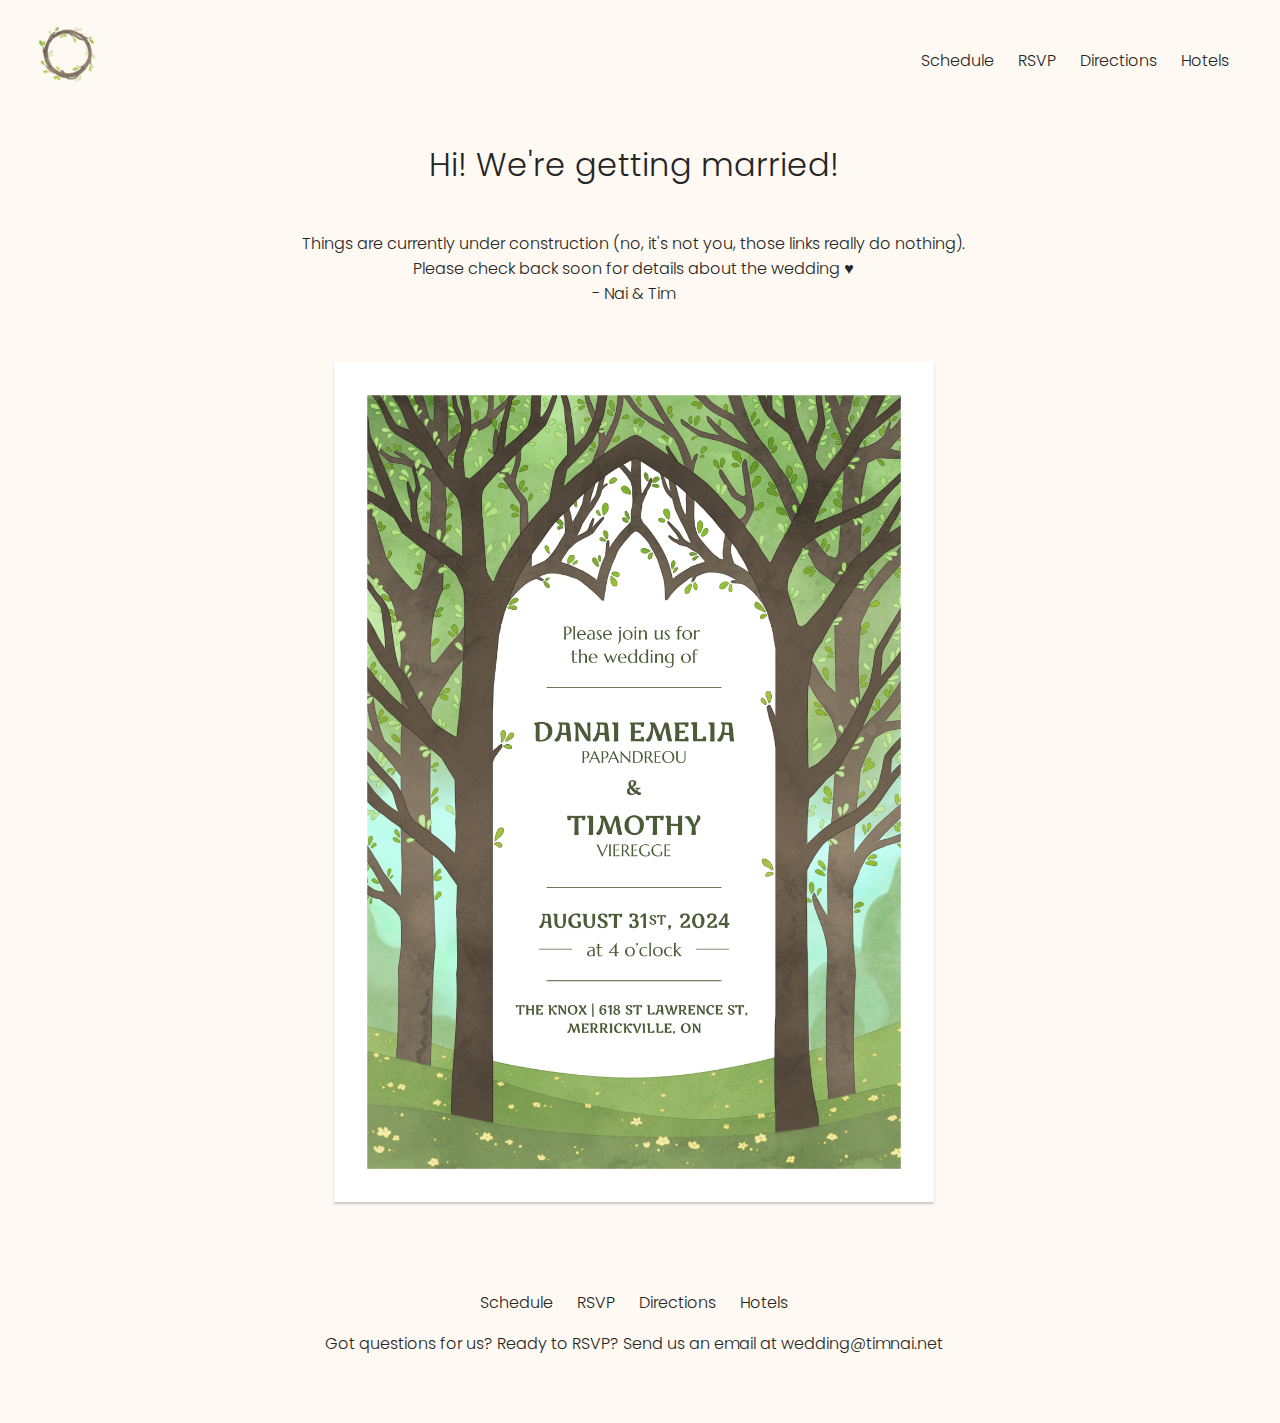
<file: index.html>
<!DOCTYPE html>
<html lang="en">
  <head>
    <meta charset="UTF-8" />
    <meta http-equiv="X-UA-Compatible" content="IE=edge" />
    <meta name="viewport" content="width=device-width, initial-scale=1.0" />
    <title>Nai & Tim's Wedding!</title>
    <link rel="stylesheet" href="styles.css" />
    <link rel="preconnect" href="https://fonts.googleapis.com" />
    <link rel="preconnect" href="https://fonts.gstatic.com" crossorigin />
    <link rel="icon" type="image/png" href="./images/favicon.png" />
  </head>
  <body>
    <header class="header--main">
      <a href=""
        ><img class="logo--main" src="./images/main_logo.png" alt="wreath"
      /></a>
      <nav class="nav nav--main">
        <a class="fonts--main-nav" href="./">Schedule</a>
        <a class="fonts--main-nav" href="./">RSVP</a>
        <a class="fonts--main-nav" href="./">Directions</a>
        <a class="fonts--main-nav" href="./hotels.html">Hotels</a>
      </nav>
    </header>

    <div class="container--page-content">
      <section class="hero-text">
        <h2>Hi! We're getting married!</h2>
        <p class="fonts--regular font-max-width">
          Things are currently under construction (no, it's not you, those links
          really do nothing). <br />
          Please check back soon for details about the wedding ♥ <br />
          - Nai & Tim
        </p>
      </section>

      <section class="grid">
        <img
          class="invite-image"
          src="./images/wedding_invite_front.png"
          alt="wedding invite"
        />
      </section>
    </div>

    <footer>
      <nav class="nav nav--bottom">
        <a class="fonts--main-nav" href="./">Schedule</a>
        <a class="fonts--main-nav" href="./">RSVP</a>
        <a class="fonts--main-nav" href="./">Directions</a>
        <a class="fonts--main-nav" href="./hotels.html">Hotels</a>
      </nav>
      <p class="footer-email fonts--regular">
        Got questions for us? Ready to RSVP? Send us an email at
        wedding@timnai.net
      </p>
    </footer>
  </body>
</html>
</file>
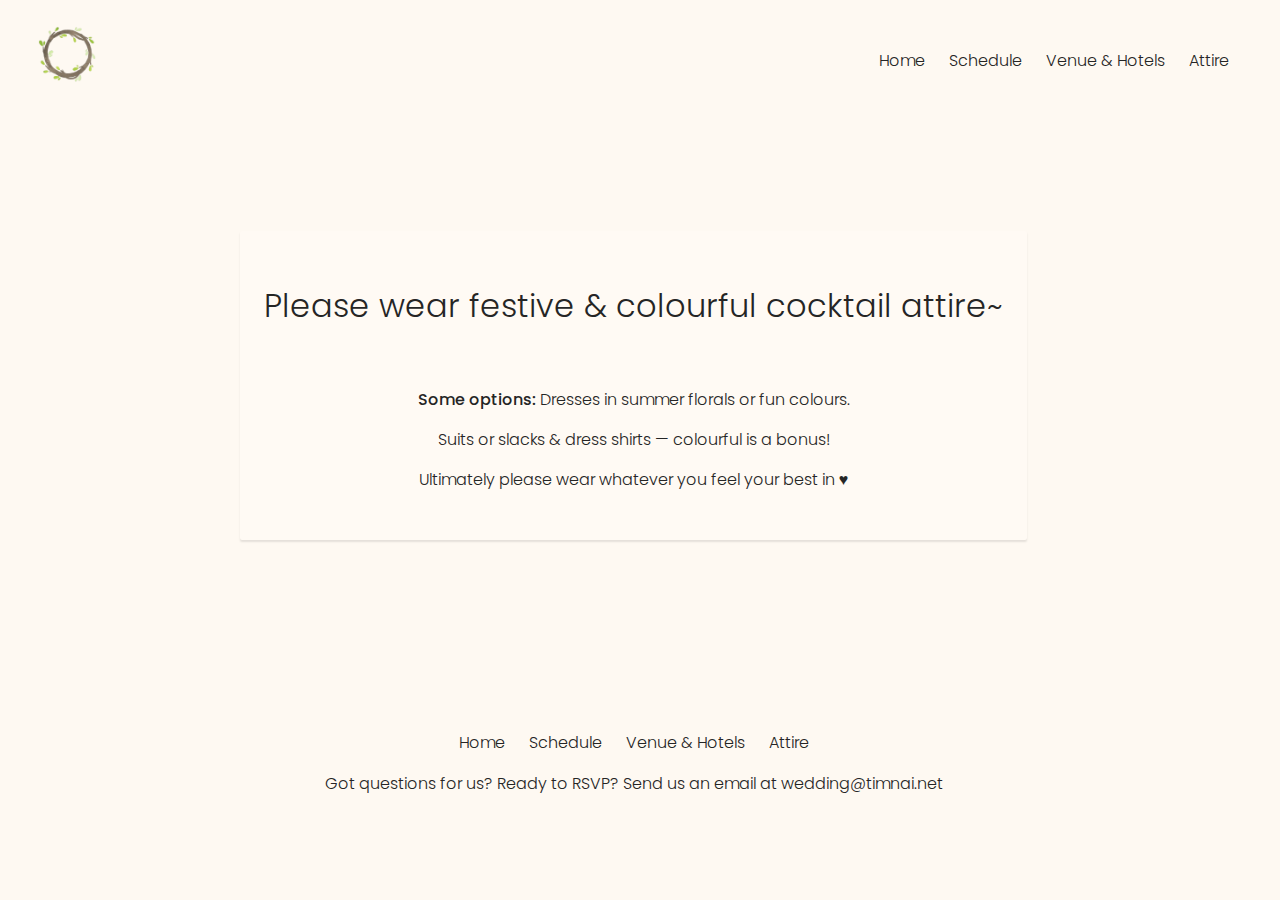
<file: attire.html>
<!DOCTYPE html>
<html lang="en">
  <head>
    <meta charset="UTF-8" />
    <meta http-equiv="X-UA-Compatible" content="IE=edge" />
    <meta name="viewport" content="width=device-width, initial-scale=1.0" />
    <title>Nai & Tim's Wedding!</title>
    <link rel="stylesheet" href="styles.css" />
    <link rel="preconnect" href="https://fonts.googleapis.com" />
    <link rel="preconnect" href="https://fonts.gstatic.com" crossorigin />
    <link rel="icon" type="image/png" href="./images/favicon.png" />
  </head>
  <body>
    <header class="header--main">
      <a href=""
        ><img class="logo--main" src="./images/main_logo.png" alt="wreath"
      /></a>
      <nav class="nav nav--main">
        <a class="fonts--main-nav" href="./index.html">Home</a>
        <a class="fonts--main-nav" href="./schedule.html">Schedule</a>
        <a class="fonts--main-nav" href="./hotels.html">Venue & Hotels</a>
        <a class="fonts--main-nav" href="./attire.html">Attire</a>
      </nav>
    </header>

    <div
      style="
        background-size: cover;
        background-image: url(https://lh3.googleusercontent.com/p/AF1QipMwUHBVMdMGsmzFR4uYprlknQ4gEzIZWYsXaRce=s1360-w1360-h1020);
        background-repeat: no-repeat;
      "
      class="grid"
    >
      <div style="align-items: center" class="container--page-content">
        <section
          style="width: fit-content; margin: 8vw; padding: 24px"
          class="link-item-container hero-text"
        >
          <h2>Please wear festive & colourful cocktail attire~</h2>
          <p
            style="text-align: center; line-height: 40px"
            class="fonts--regular font-max-width"
          >
            <span style="font-weight: 500">Some options:</span> Dresses in
            summer florals or fun colours.<br />
            Suits or slacks & dress shirts — colourful is a bonus!
            <br />Ultimately please wear whatever you feel your best in ♥
          </p>
        </section>
      </div>
    </div>

    <footer>
      <nav class="nav nav--bottom">
        <a class="fonts--main-nav" href="./index.html">Home</a>
        <a class="fonts--main-nav" href="./schedule.html">Schedule</a>
        <a class="fonts--main-nav" href="./hotels.html">Venue & Hotels</a>
        <a class="fonts--main-nav" href="./attire.html">Attire</a>
      </nav>
      <p class="footer-email fonts--regular">
        Got questions for us? Ready to RSVP? Send us an email at
        wedding@timnai.net
      </p>
    </footer>
  </body>
</html>
</file>
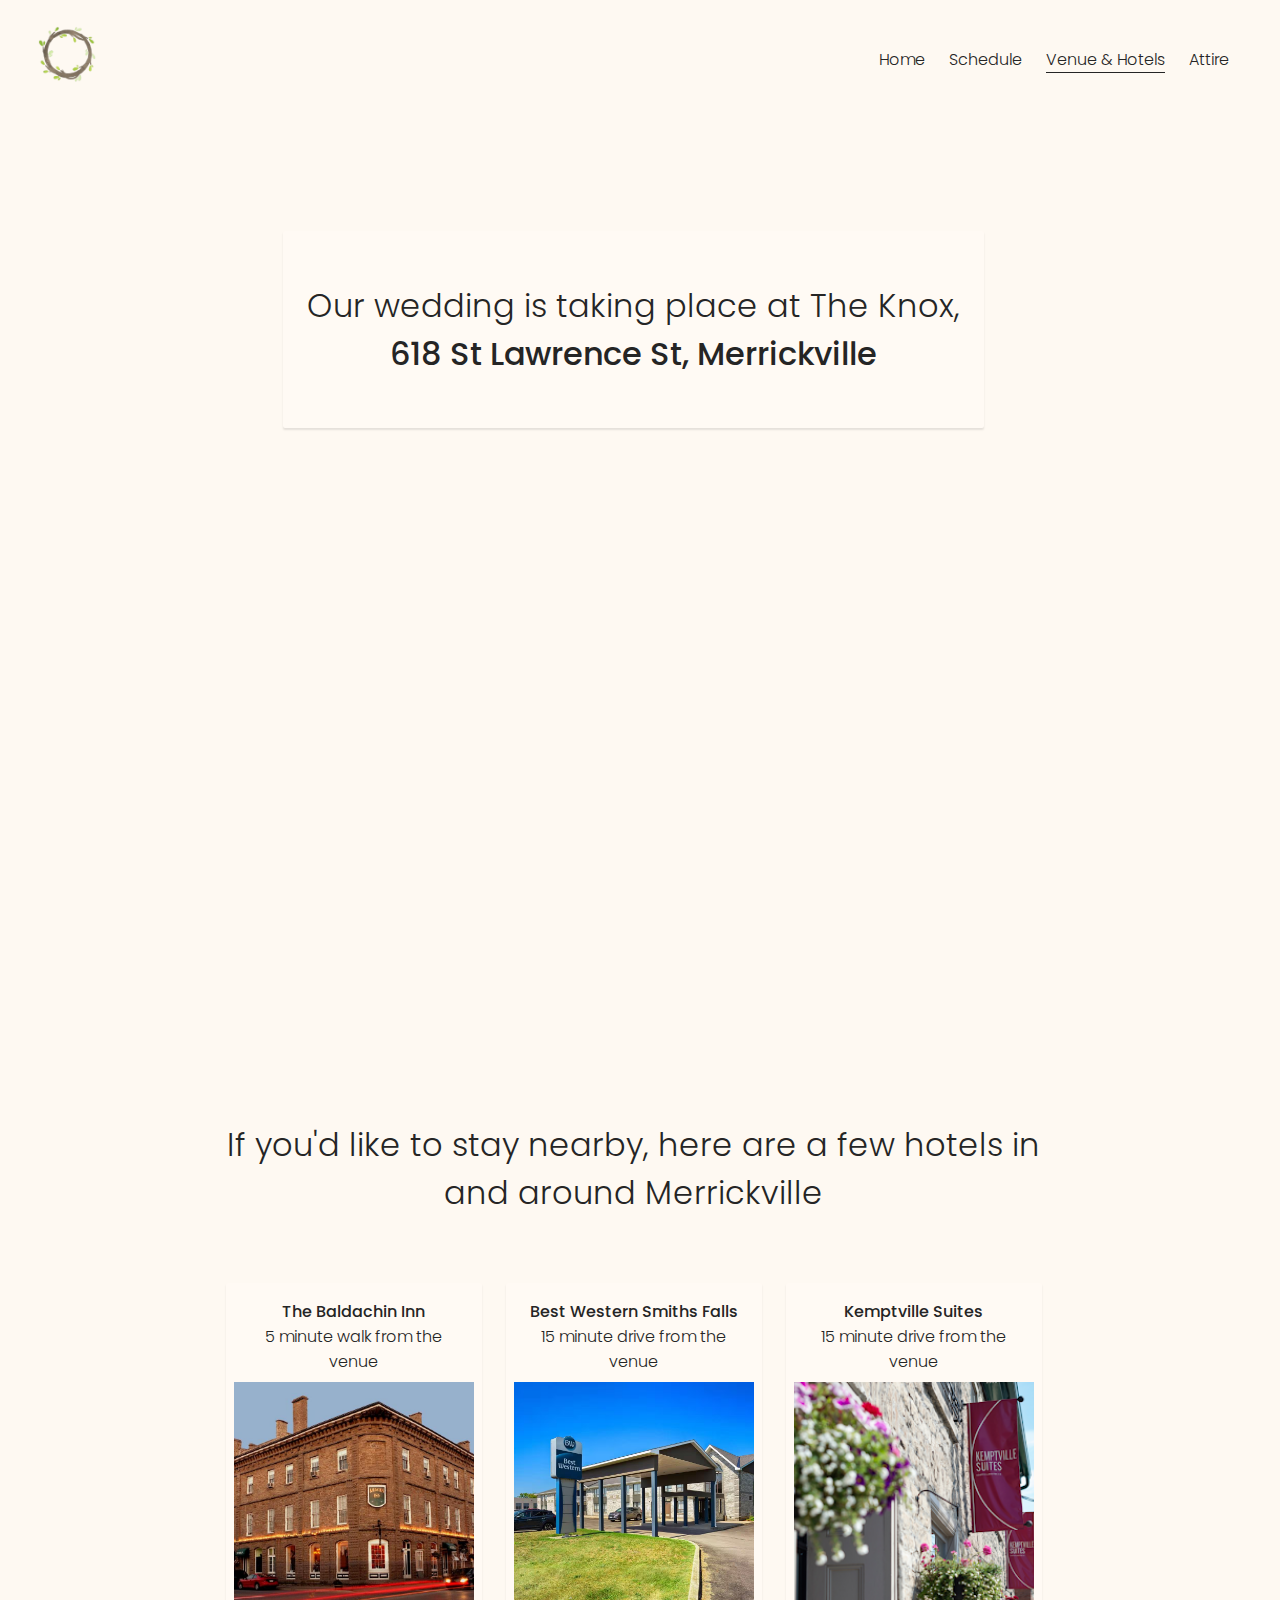
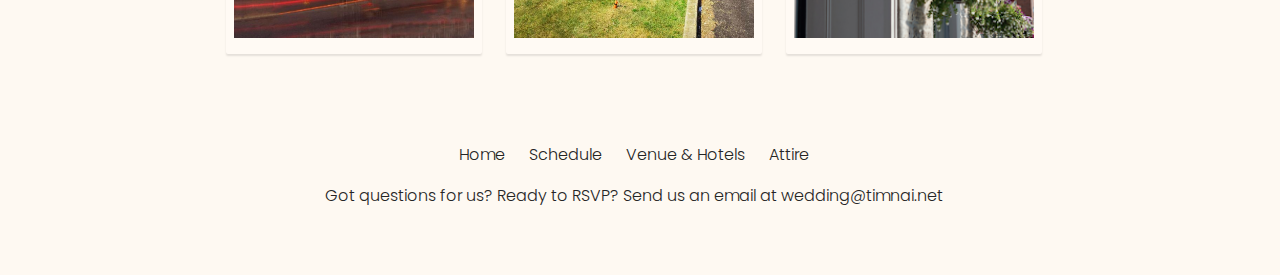
<file: hotels.html>
<!DOCTYPE html>
<html lang="en">
  <head>
    <meta charset="UTF-8" />
    <meta http-equiv="X-UA-Compatible" content="IE=edge" />
    <meta name="viewport" content="width=device-width, initial-scale=1.0" />
    <title>Hotels!</title>
    <link rel="stylesheet" href="styles.css" />
    <link rel="preconnect" href="https://fonts.googleapis.com" />
    <link rel="preconnect" href="https://fonts.gstatic.com" crossorigin />
    <link rel="icon" type="image/png" href="./images/favicon.png" />
  </head>
  <body>
    <header class="header--main">
      <a href=""
        ><img class="logo--main" src="./images/main_logo.png" alt="wreath"
      /></a>
      <nav class="nav nav--main">
        <a class="fonts--main-nav" href="./index.html">Home</a>
        <a class="fonts--main-nav" href="./schedule.html">Schedule</a>
        <a class="fonts--main-nav fonts--main-nav--focus" href="./hotels.html">Venue & Hotels</a>
        <a class="fonts--main-nav" href="./attire.html">Attire</a>
      </nav>
    </header>

    <div
      style="
        background-size: cover;
        background-image: url(https://lh3.googleusercontent.com/p/AF1QipNh8YHwjv__UMd2CW-nVTp5AsG4jvKI9LAg5kjC=s1360-w1360-h1020);
        background-repeat: no-repeat;
      "
      class="grid"
    >
      <div style="align-items: center" class="container--page-content">
        <section
          style="width: fit-content; margin: 8vw; padding: 24px"
          class="link-item-container hero-text"
        >
          <h2>          Our wedding is taking place at The Knox, <br />
            <span class="fonts--semibold">618 St Lawrence St, Merrickville </span></h2>
            </section>
            </div>  
    </div>

      </section>

      <section class="grid">
        <iframe
          src="https://www.google.com/maps/embed?pb=!1m18!1m12!1m3!1d2825.5566192598835!2d-75.83886422427192!3d44.912014970112516!2m3!1f0!2f0!3f0!3m2!1i1024!2i768!4f13.1!3m3!1m2!1s0x4ccd919b63eca5d5%3A0xfa6735d2c5959cb9!2sThe%20Knox%20Wedding%20%26%20Event%20Venue!5e0!3m2!1sen!2sca!4v1718386211096!5m2!1sen!2sca"
          width="600"
          height="450"
          style="border: 0"
          allowfullscreen=""
          loading="lazy"
          referrerpolicy="no-referrer-when-downgrade"
        ></iframe>
      </section>

      <section class="hero-text">
        <h2>
          <br />If you'd like to stay nearby, here are a few hotels in and
          around Merrickville
        </h2>
      </section>

      <section class="grid">
        <div class="link-item-container">
          <p class="fonts--regular fonts--remove-margins">
            <span class="fonts--semibold">The Baldachin Inn</span><br />
            5 minute walk from the venue
          </p>
          <div class="link-image-container">
            <img
              class="link-image"
              src="./images/baldachin_inn.jpg"
              alt="The Baldachin Inn"
            />
          </div>
          <a
            class="link-overlay"
            href="https://www.baldachin.com/"
            target="_blank"
          ></a>
        </div>

        <div class="link-item-container">
          <p class="fonts--regular fonts--remove-margins">
            <span class="fonts--semibold">Best Western Smiths Falls</span>
            <br />

            15 minute drive from the venue
          </p>
          <div class="link-image-container">
            <img
              class="link-image"
              src="./images/best_western_smiths_falls.avif"
              alt="Best Western Smiths Falls"
            />
          </div>
          <a
            class="link-overlay"
            href="https://www.bestwestern.com/en_US/book/hotels-in-smiths-falls/best-western-smiths-falls-hotel/propertyCode.66046.html"
            target="_blank"
          ></a>
        </div>

        <div class="link-item-container">
          <p class="fonts--regular fonts--remove-margins">
            <span class="fonts--semibold">Kemptville Suites</span><br />
            15 minute drive from the venue
          </p>
          <div class="link-image-container">
            <img
              class="link-image"
              src="./images/kemptville_suites.png"
              alt="Kemptville Suites"
            />
          </div>
          <a
            class="link-overlay"
            href="https://kemptvillesuites.com/"
            target="_blank"
          ></a>
        </div>
      </section>
    </div>

    <footer>
      <nav class="nav nav--bottom">
        <a class="fonts--main-nav" href="./index.html">Home</a>
        <a class="fonts--main-nav" href="./schedule.html">Schedule</a>
        <a class="fonts--main-nav" href="./hotels.html">Venue & Hotels</a>
        <a class="fonts--main-nav" href="./attire.html">Attire</a>
      </nav>
      <p class="footer-email fonts--regular">
        Got questions for us? Ready to RSVP? Send us an email at
        wedding@timnai.net
      </p>
    </footer>
  </body>
</html>
</file>
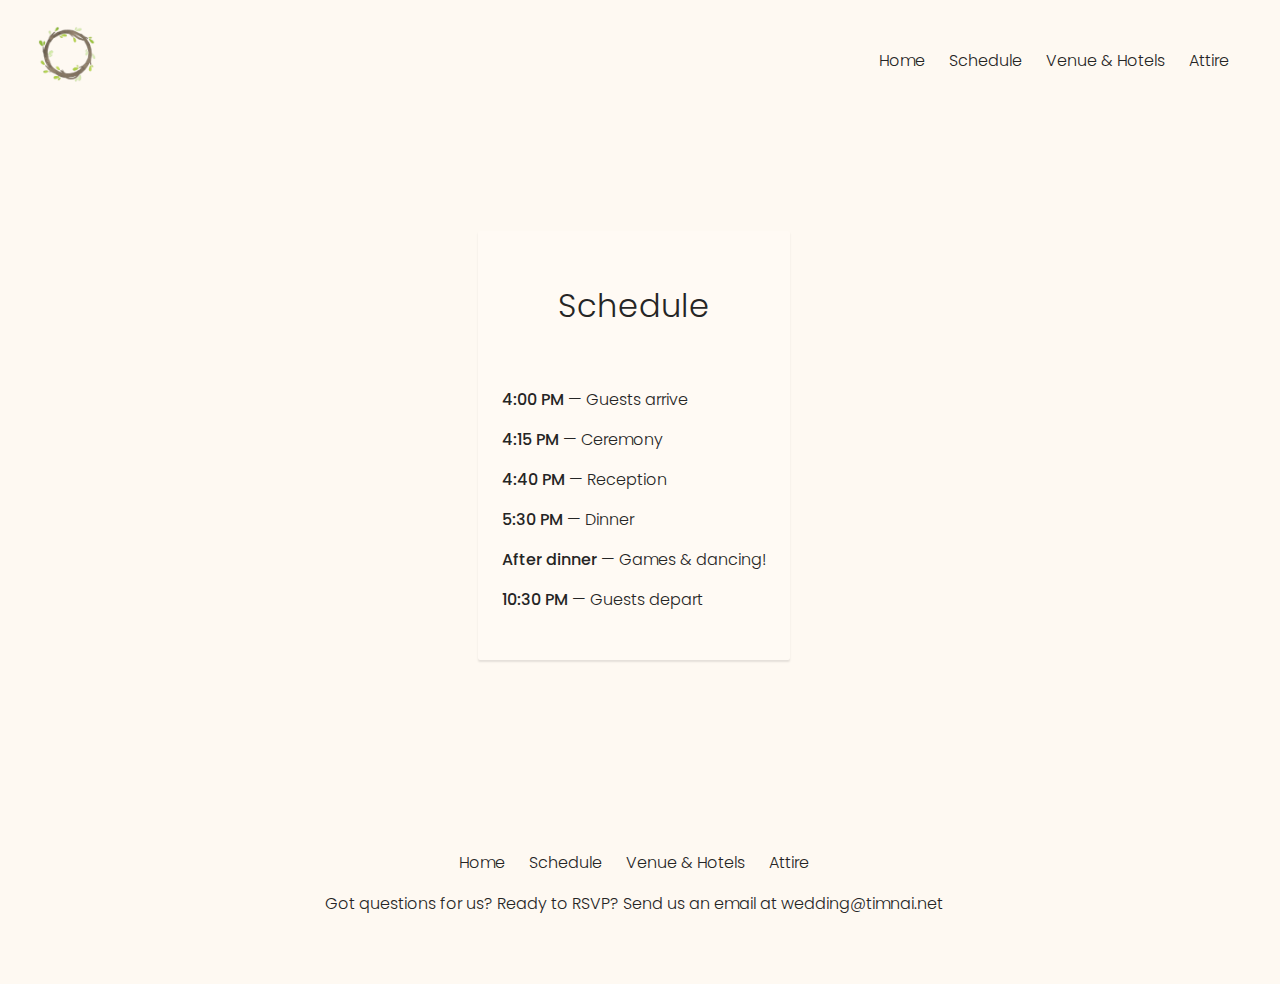
<file: schedule.html>
<!DOCTYPE html>
<html lang="en">
  <head>
    <meta charset="UTF-8" />
    <meta http-equiv="X-UA-Compatible" content="IE=edge" />
    <meta name="viewport" content="width=device-width, initial-scale=1.0" />
    <title>Nai & Tim's Wedding!</title>
    <link rel="stylesheet" href="styles.css" />
    <link rel="preconnect" href="https://fonts.googleapis.com" />
    <link rel="preconnect" href="https://fonts.gstatic.com" crossorigin />
    <link rel="icon" type="image/png" href="./images/favicon.png" />
  </head>
  <body>
    <header class="header--main">
      <a href=""
        ><img class="logo--main" src="./images/main_logo.png" alt="wreath"
      /></a>
      <nav class="nav nav--main">
        <a class="fonts--main-nav" href="./index.html">Home</a>
        <a class="fonts--main-nav" href="./schedule.html">Schedule</a>
        <a class="fonts--main-nav" href="./hotels.html">Venue & Hotels</a>
        <a class="fonts--main-nav" href="./attire.html">Attire</a>
      </nav>
    </header>

    <div
      style="
        background-size: cover;
        background-image: url(https://lh3.googleusercontent.com/p/AF1QipMwUHBVMdMGsmzFR4uYprlknQ4gEzIZWYsXaRce=s1360-w1360-h1020);
        background-repeat: no-repeat;
      "
      class="grid"
    >
      <div style="align-items: center" class="container--page-content">
        <section
          style="width: fit-content; margin: 8vw; padding: 24px"
          class="link-item-container hero-text"
        >
          <h2>Schedule</h2>
          <p
            style="text-align: left; line-height: 40px"
            class="fonts--regular font-max-width"
          >
            <span style="font-weight: 500">4:00 PM</span> — Guests arrive<br />
            <span style="font-weight: 500">4:15 PM</span> — Ceremony<br />
            <span style="font-weight: 500">4:40 PM</span> — Reception<br />
            <span style="font-weight: 500">5:30 PM</span> — Dinner<br />
            <span style="font-weight: 500">After dinner</span> — Games &
            dancing!<br />
            <span style="font-weight: 500">10:30 PM</span> — Guests depart
          </p>
        </section>
      </div>
    </div>

    <footer>
      <nav class="nav nav--bottom">
        <a class="fonts--main-nav" href="./index.html">Home</a>
        <a class="fonts--main-nav" href="./schedule.html">Schedule</a>
        <a class="fonts--main-nav" href="./hotels.html">Venue & Hotels</a>
        <a class="fonts--main-nav" href="./attire.html">Attire</a>
      </nav>
      <p class="footer-email fonts--regular">
        Got questions for us? Ready to RSVP? Send us an email at
        wedding@timnai.net
      </p>
    </footer>
  </body>
</html>
</file>
<file: styles.css>
* {
  box-sizing: border-box;
}

@font-face {
  font-family: "Poppins";
  src: url("./fonts/Poppins-Bold.ttf") format("truetype");
  font-weight: 700;
}

@font-face {
  font-family: "Poppins";
  src: url("./fonts/Poppins-Medium.ttf") format("truetype");
  font-weight: 500;
}

@font-face {
  font-family: "Poppins";
  src: url("./fonts/Poppins-Light.ttf") format("truetype");
  font-weight: 300;
}

body {
  font-family: Poppins, sans-serif;
  margin: 2vw 4vw 4vw 3vw;
  color: rgb(37, 37, 37);
  background-color: rgb(254, 249, 242);
}

.fonts--remove-margins {
  margin: 0;
}

/* font styles */

h1 {
  font-weight: 500;
  font-size: 32pt;
}

h2 {
  font-weight: 300;
  font-size: 24pt;
}

.fonts--main-nav {
  color: inherit; /*inherit colour from body bc links are pre-styled blue & underlined by default */
  text-decoration: underline rgba(255, 255, 255, 0);
  font-size: 12pt;
  font-weight: 300;
}

.fonts--main-nav:hover {
  border-bottom: 1px solid rgb(165, 165, 165);
}

.fonts--main-nav--focus {
  border-bottom: 1px solid;
}

.fonts--bold {
  font-weight: 700;
}

.fonts--semibold {
  font-weight: 500;
}

.fonts--regular {
  font-weight: 300;
}

.fonts--light {
  font-weight: 100;
}

/* main header - desktop */
.header--main {
  display: flex;
  justify-content: space-between;
  align-items: flex-end;
}

.logo--main {
  height: 56px;
}

nav {
  display: flex;
  gap: 24px;
}

.nav--main {
  padding-bottom: 16px;
  justify-content: right;
}

.nav--bottom {
  justify-content: center;
}

/* body


/* hero */
.hero-text {
  display: flex;
  align-items: center;
  text-align: center;
  justify-content: center;
  flex-direction: column;
  margin: 2vw 12vw 0vw 12vw;
}

.font-max-width {
  max-width: 800px;
}

/* grid */
.grid {
  margin-top: 40px;
  display: flex;
  justify-content: center;
  row-gap: 64px;
  column-gap: 24px;
  flex-wrap: wrap;
}

/* invite */
.invite-image {
  height: auto;
  max-width: 600px;
  width: 80vw;
  box-shadow: 0px 2px 2px rgb(0 0 0 / 20%);
}

/* photo links */

.link-item-container {
  display: flex;
  flex-direction: column;
  align-items: center;
  gap: 8px;
  width: 20vw;
  min-width: 240px;
  text-align: center;
  position: relative;
  background-color: rgb(255, 250, 244);
  padding: 16px;
  border-radius: 2px;
  box-shadow: 0px 2px 2px rgb(0 0 0 / 10%);
}

.link-image-container {
  margin: 0px;
  height: 20vw;
  min-height: 240px;
  width: 100%;
  min-width: inherit;
  color: rgba(135, 206, 250, 0);
  overflow: hidden;
  display: flex;
  align-items: center;
  justify-content: center;
}

.link-image {
  height: inherit;
  min-height: inherit;
  width: inherit;
  min-width: inherit;
  object-fit: cover;
}

.link-overlay {
  position: absolute;
  height: 100%;
  width: 100%;
  display: flex;
  justify-content: center;
  align-items: center;
  transition: all 150ms ease;
  text-align: center;
  color: rgba(240, 248, 255, 0);
  text-decoration: none;
  top: 0px;
}

.link-overlay:hover {
  z-index: 999;
  position: absolute;
  color: rgb(37, 37, 37);
  border-radius: 2px;
  background-color: rgba(255, 255, 255, 0.25);
  box-shadow: 0px 2px 2px rgb(0 0 0 / 15%);
}

/* footer */
footer {
  margin-top: 88px;
  display: flex;
  justify-content: center;
  flex-direction: column;
}

.footer-email {
  display: flex;
  justify-content: center;
  text-align: center;
}
</file>
